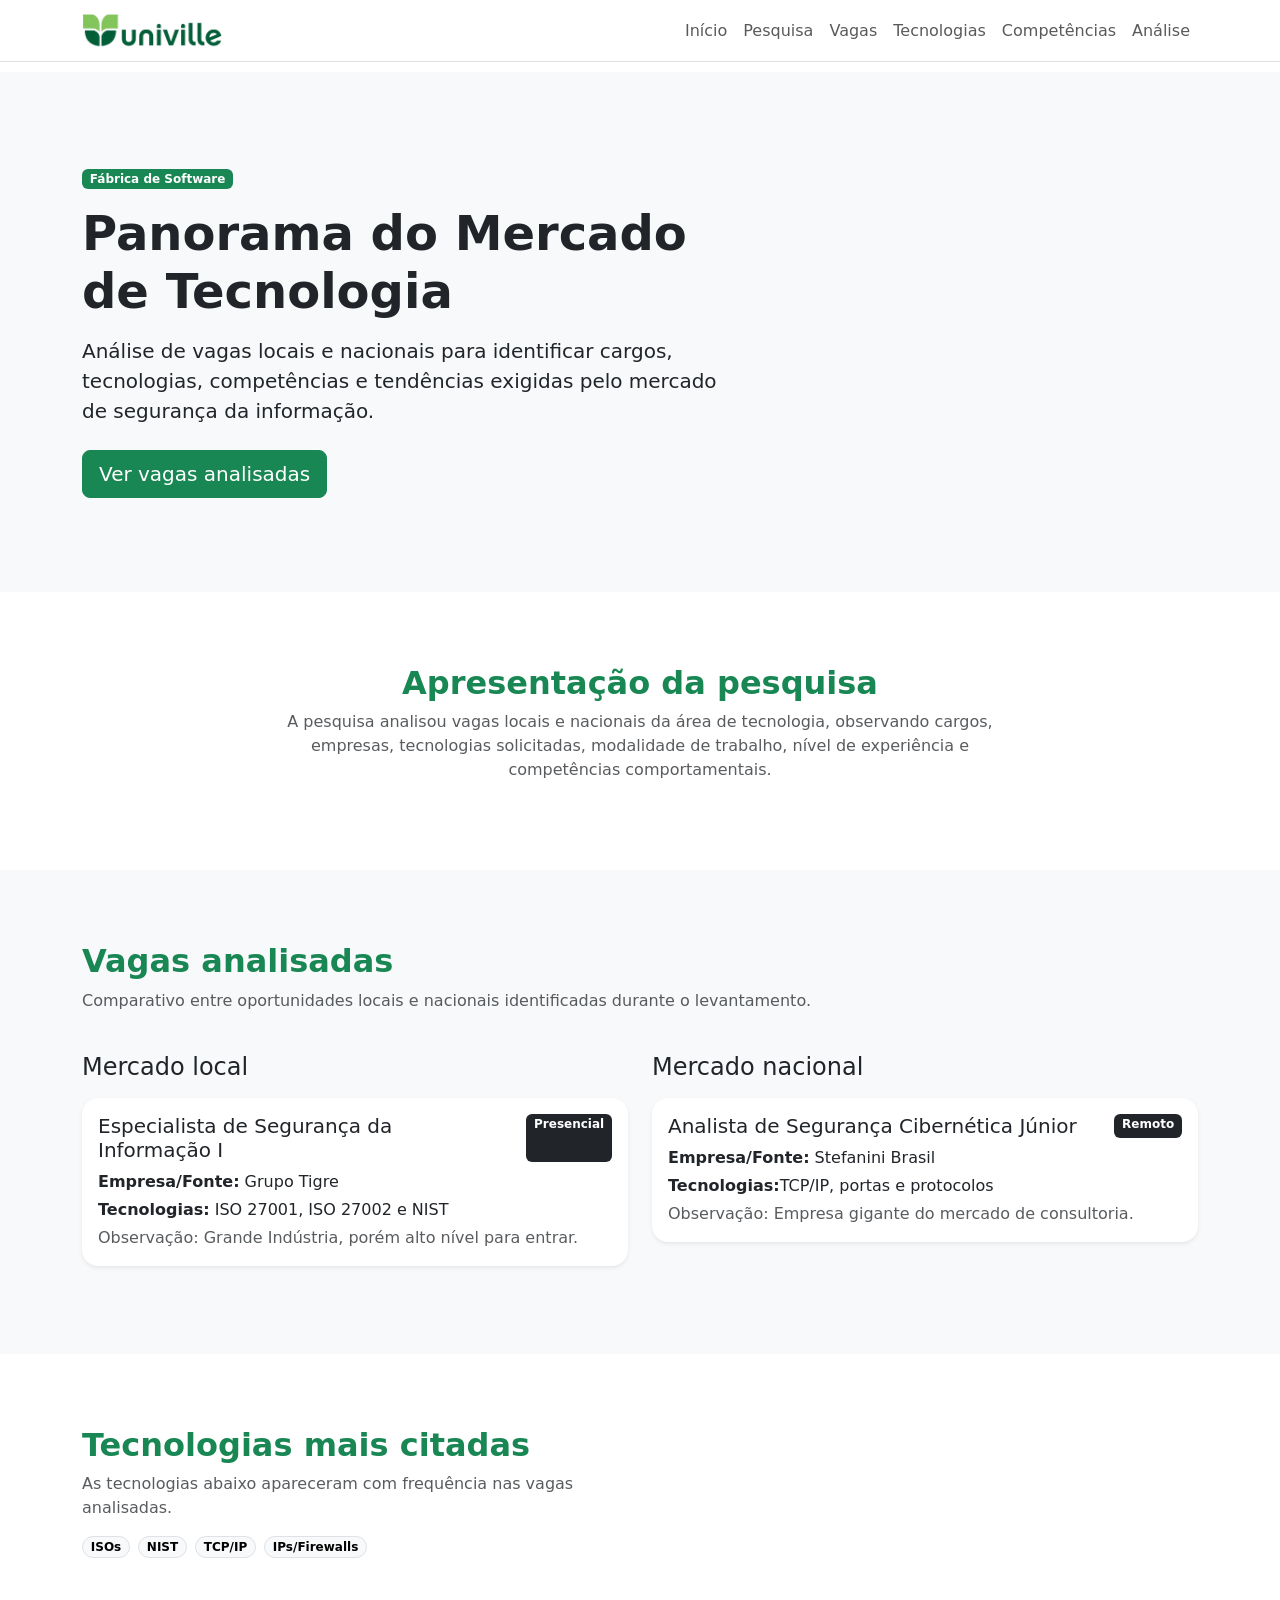
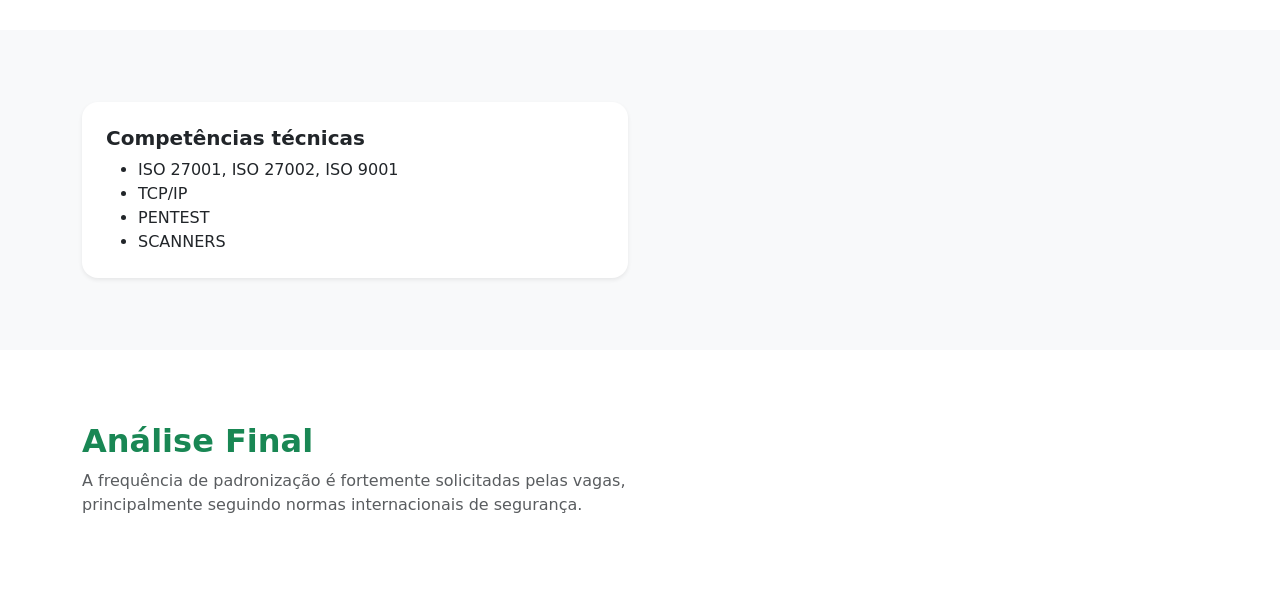
<file: iago-longen/index.html>
<!doctype html>
<html lang="pt-BR">

<head>
  <!-- 
    Define a codificação de caracteres da página.
    O UTF-8 permite o uso correto de acentos, cedilha e caracteres especiais.
  -->
  <meta charset="utf-8">
  <meta name="viewport" content="width=device-width, initial-scale=1">
  <!-- 
    Define o título exibido na aba do navegador.
  -->
  <title>Panorama do Mercado Tech</title>
  <!-- 
    Descrição da página.
    Pode ser usada por buscadores e também ajuda a documentar o objetivo da página.
  -->
  <meta name="description"
    content="Landing page acadêmica com análise de vagas locais e nacionais da área de tecnologia, destacando cargos, tecnologias, competências e tendências do mercado.">
  <!-- 
    Palavras-chave relacionadas ao conteúdo da página.
    Hoje têm pouco peso para buscadores, mas ajudam didaticamente a entender metadados.
  -->
  <meta name="keywords"
    content="tecnologia, mercado de trabalho, vagas de tecnologia, desenvolvimento web, HTML, CSS, Bootstrap, Java, Spring Boot">
  <!-- 
    Define o autor da página.
    O aluno deve substituir pelo próprio nome.
  -->
  <meta name="author" content="Iago Longen Mendonça">

  <!-- 
    Define a cor da interface do navegador em alguns dispositivos móveis.
  -->
  <meta name="theme-color" content="#198754">

  <!-- 
    FAVICON / ÍCONE DA ABA DO NAVEGADOR
    Os arquivos estão dentro de assets/icons/favicon_io.
    Os caminhos são relativos ao arquivo index.html.
  -->
  <link rel="apple-touch-icon" sizes="180x180" href="assets/icons/favicon_io/apple-touch-icon.png">
  <link rel="icon" type="image/png" sizes="32x32" href="assets/icons/favicon_io/favicon-32x32.png">
  <link rel="icon" type="image/png" sizes="16x16" href="assets/icons/favicon_io/favicon-16x16.png">
  <link rel="manifest" href="assets/icons/favicon_io/site.webmanifest">

  <!-- 
    Open Graph.
    Metadados usados quando o link da página é compartilhado em redes sociais,
    aplicativos de mensagem ou plataformas que geram pré-visualização do link.
  -->
  <meta property="og:title" content="Panorama do Mercado Tech">
  <meta property="og:description" content="Análise acadêmica de vagas locais e nacionais da área de tecnologia.">
  <meta property="og:type" content="website">
  <meta property="og:locale" content="pt_BR">
  <!-- 
    Bootstrap CSS.
    Biblioteca usada para facilitar grid, espaçamentos, cards, navbar, botões e responsividade.
  -->
  <link href="https://cdn.jsdelivr.net/npm/bootstrap@5.3.8/dist/css/bootstrap.min.css" rel="stylesheet"
    integrity="sha384-sRIl4kxILFvY47J16cr9ZwB07vP4J8+LH7qKQnuqkuIAvNWLzeN8tE5YBujZqJLB" crossorigin="anonymous">
  <!-- 
    CSS próprio do projeto.
    Deve ser carregado depois do Bootstrap para permitir personalizações.
  -->
  <link rel="stylesheet" href="css/style.css">
</head>

<body>
  <!-- 
  HEADER / CABEÇALHO
  Contém a logo do projeto e o menu de navegação.
  O menu utiliza classes do Bootstrap para responsividade.
-->
  <header>
    <nav class="navbar navbar-expand-lg bg-white border-bottom fixed-top">
      <div class="container">
        <a class="navbar-brand d-flex align-items-center" href="#inicio">
          <img src="assets/images/logo.png" alt="Logo do projeto Panorama do Mercado Tech" class="logo">
        </a>

        <!-- 
        Botão exibido em telas menores.
        Ele abre e fecha o menu no modo mobile.
      -->
        <button class="navbar-toggler" type="button" data-bs-toggle="collapse" data-bs-target="#menuPrincipal"
          aria-controls="menuPrincipal" aria-expanded="false" aria-label="Abrir menu de navegação">
          <span class="navbar-toggler-icon"></span>
        </button>
        <div class="collapse navbar-collapse" id="menuPrincipal">
          <ul class="navbar-nav ms-auto mb-2 mb-lg-0">
            <li class="nav-item">
              <a href="#inicio" class="nav-link">
                Início
              </a>
            </li>
            <li class="nav-item">
              <a href="#pesquisa" class="nav-link">
                Pesquisa
              </a>
            </li>
            <li class="nav-item">
              <a href="#vagas" class="nav-link">
                Vagas
              </a>
            </li>
            <li class="nav-item">
              <a href="#tecnologias" class="nav-link">
                Tecnologias
              </a>
            </li>
            <li class="nav-item">
              <a href="#competencias" class="nav-link">
                Competências
              </a>
            </li>
            <li class="nav-item">
              <a href="#analises" class="nav-link">
                Análise
              </a>
            </li>
          </ul>
        </div>
      </div>
    </nav>
  </header>
  <section id="inicio" class="hero-section bg-light">
    <div class="container">
      <div class="row align-items-center g-4">
        <div class="col-lg-7">
          <span class="badge text-bg-success mb-3">Fábrica de Software</span>
          <h1 class="display-5 fw-bold mb-3">
            Panorama do Mercado de Tecnologia
          </h1>
          <p class="lead mb-4">
            Análise de vagas locais e nacionais para identificar cargos,
            tecnologias, competências e tendências exigidas pelo mercado de segurança da informação.
          </p>
          <a href="#vagas" class="btn btn-success btn-lg">
            Ver vagas analisadas
          </a>
        </div>
      </div>
    </div>
  </section>

  <section id="pesquisa" class="section-padding">
    <div class="container">
      <div class="row justify-content-center text-center">
        <div class="col-lg-8">
          <h2 class="fw-bold text-success">Apresentação da pesquisa</h2>
          <p class="text-muted">
            A pesquisa analisou vagas locais e nacionais da área de
            tecnologia,
            observando cargos, empresas, tecnologias solicitadas, modalidade
            de trabalho,
            nível de experiência e competências comportamentais.
          </p>
        </div>
      </div>
      <!-- cards de indicadores serão adicionados aqui -->
    </div>
  </section>
  <section id="vagas" class="section-padding bg-light">
    <div class="container">
      <div class="row mb-4">
        <div class="col-lg-8">
          <h2 class="fw-bold text-success">Vagas analisadas</h2>
          <p class="text-muted">
            Comparativo entre oportunidades locais e nacionais identificadas
            durante o
            levantamento.
          </p>
        </div>
      </div>
      <div class="row g-4">
        <div class="col-lg-6">
          <h3 class="h4 mb-3">Mercado local</h3>
          <div class="card mb-3 border-0 shadow-sm">
            <div class="card-body">
              <div class="d-flex justify-content-between gap-3 mb-2">
                <h4 class="h5 mb-0">Especialista de Segurança da Informação I</h4>
                <span class="badge text-bg-dark">Presencial</span>
              </div>
              <p class="mb-1">
                <strong>Empresa/Fonte:</strong> Grupo Tigre
              </p>
              <p class="mb-1">
                <strong>Tecnologias:</strong> ISO 27001, ISO 27002 e NIST
              </p>
              <p class="text-muted mb-0">
                Observação: Grande Indústria, porém alto nível para entrar.
              </p>
            </div>
          </div>

        </div>
        <div class="col-lg-6">
          <h3 class="h4 mb-3">Mercado nacional</h3>
          <div class="card mb-3 border-0 shadow-sm">
            <div class="card-body">
              <div class="d-flex justify-content-between gap-3 mb-2">
                <h4 class="h5 mb-0">Analista de Segurança Cibernética Júnior</h4>
                <span class="badge text-bg-dark">Remoto</span>
              </div>
              <p class="mb-1">
                <strong>Empresa/Fonte:</strong> Stefanini Brasil
              </p>
              <p class="mb-1">
                <strong>Tecnologias:</strong>TCP/IP, portas e protocolos
              </p>
              <p class="text-muted mb-0">
                Observação: Empresa gigante do mercado de consultoria.
              </p>
            </div>
            <!-- cards das vagas nacionais -->
          </div>
        </div>
      </div>
  </section>
  <section id="tecnologias" class="section-padding">
    <div class="container">
      <div class="row align-items-center g-4">
        <div class="col-lg-6">
          <h2 class="fw-bold text-success">Tecnologias mais citadas</h2>
          <p class="text-muted">
            As tecnologias abaixo apareceram com frequência nas vagas
            analisadas.
          </p>
          <div class="d-flex flex-wrap gap-2 mt-3">
            <span class="badge rounded-pill text-bg-light border">ISOs</span>
            <span class="badge rounded-pill text-bg-light border">NIST</span>
            <span class="badge rounded-pill text-bg-light border">TCP/IP</span>
            <span class="badge rounded-pill text-bg-light border">IPs/Firewalls</span>
          </div>
        </div>
      </div>
    </div>
  </section>
  <section id="competencias" class="section-padding bg-light">
    <div class="container">
      <div class="row g-4">
        <div class="col-md-6">
          <div class="card h-100 border-0 shadow-sm">
            <div class="card-body p-4">
              <h3 class="h5 fw-bold">Competências técnicas</h3>
              <ul class="mb-0">
                <li>ISO 27001, ISO 27002, ISO 9001</li>
                <li>TCP/IP</li>
                <li>PENTEST</li>
                <li>SCANNERS</li>
              </ul>
            </div>
          </div>
        </div>
        <!-- card de competências comportamentais -->
      </div>
    </div>
  </section>
  <section id="tecnologias" class="section-padding">
    <div class="container">
      <div class="row align-items-center g-4">
        <div class="col-lg-6">
          <h2 class="fw-bold text-success">Análise Final</h2>
          <p class="text-muted">
           A frequência de padronização é fortemente solicitadas pelas vagas, principalmente seguindo normas internacionais de segurança.
          </p>
        </div>
      </div>
    </div>

  </section>

  <script src="https://cdn.jsdelivr.net/npm/bootstrap@5.3.8/dist/js/bootstrap.bundle.min.js"
    integrity="sha384-FKyoEForCGlyvwx9Hj09JcYn3nv7wiPVlz7YYwJrWVcXK/BmnVDxM+D2scQbITxI"
    crossorigin="anonymous"></script>
</body>

</html>
</file>
<file: iago-longen/css/style.css>
html {
    scroll-behavior: smooth;
}

body {
    padding-top: 72px;
}

.section-padding {
    padding: 72px 0;
}

.logo {
    width: 140px;
    height: auto;
}

.hero-section {
    min-height: 520px;
    display: flex;
    align-items: center;
}

.card {
    border-radius: 1rem;
    transition: transform 0.2s ease, box-shadow 0.2s ease;
}

.card:hover {
    transform: translateY(-4px);
    box-shadow: 0 0.75rem 1.5rem rgba(0, 0, 0, 0.12);
}

.btn {
    transition: transform 0.2s ease;
}

.btn:hover {
    transform: translateY(-2px);
}

@media (max-width: 768px) {
    body {
        padding-top: 64px;
    }

    .logo {
        width: 120px;
    }

    .section-padding {
        padding: 48px 0;
    }

    .hero-section {
        min-height: auto;
        padding: 56px 0;
    }
}
</file>
